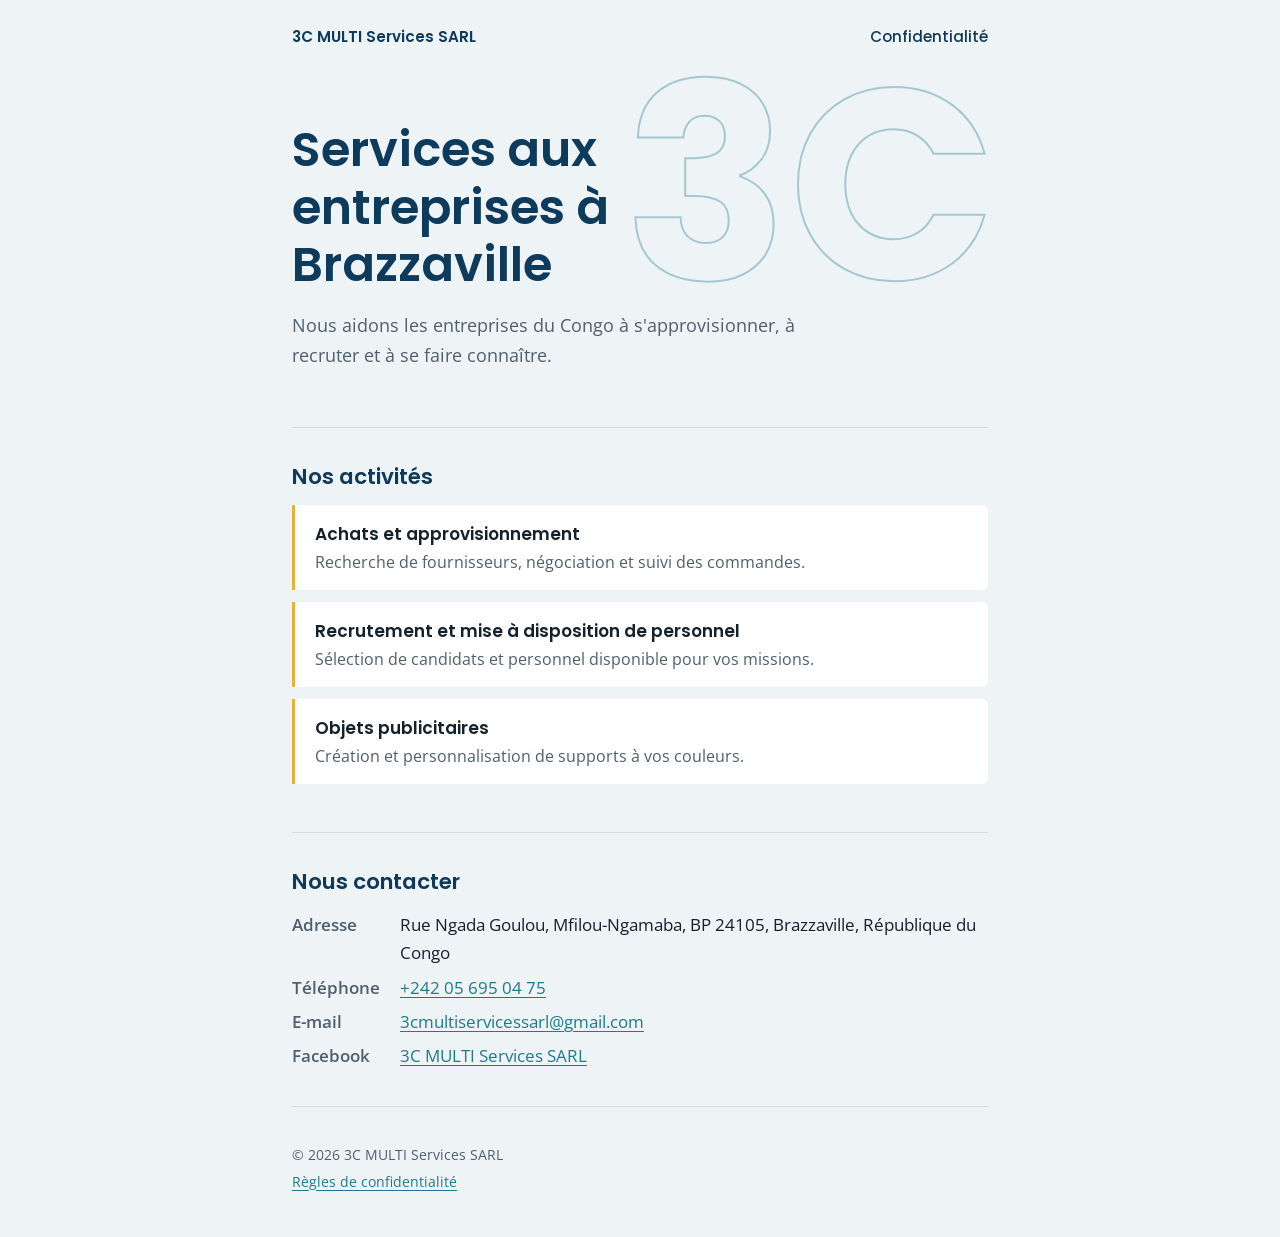
<file: index.html>
<!doctype html>
<html lang="fr">
<head>
  <meta charset="utf-8">
  <meta name="viewport" content="width=device-width, initial-scale=1">
  <title>3C MULTI Services SARL</title>
  <meta name="description" content="3C MULTI Services SARL, services aux entreprises à Brazzaville : approvisionnement, recrutement et mise à disposition de personnel, objets publicitaires.">
  <link rel="preconnect" href="https://fonts.googleapis.com">
  <link rel="preconnect" href="https://fonts.gstatic.com" crossorigin>
  <link href="https://fonts.googleapis.com/css2?family=Open+Sans:wght@400;600&family=Poppins:wght@500;600;700&display=swap" rel="stylesheet">
  <link rel="stylesheet" href="style.css">
</head>
<body>
  <div class="page">
    <header class="entete">
      <a href="./">3C MULTI Services SARL</a>
      <nav aria-label="Navigation principale">
        <a href="confidentialite.html">Confidentialité</a>
      </nav>
    </header>

    <main>
      <section class="ouverture">
        <p class="monogramme" aria-hidden="true">3C</p>
        <h1>Services aux entreprises à Brazzaville</h1>
        <p class="accroche">Nous aidons les entreprises du Congo à s'approvisionner, à recruter et à se faire connaître.</p>
      </section>

      <section class="bloc" aria-labelledby="titre-activites">
        <h2 id="titre-activites">Nos activités</h2>
        <ul class="activites">
          <li><strong>Achats et approvisionnement</strong><span>Recherche de fournisseurs, négociation et suivi des commandes.</span></li>
          <li><strong>Recrutement et mise à disposition de personnel</strong><span>Sélection de candidats et personnel disponible pour vos missions.</span></li>
          <li><strong>Objets publicitaires</strong><span>Création et personnalisation de supports à vos couleurs.</span></li>
        </ul>
      </section>

      <section class="bloc" aria-labelledby="titre-contact">
        <h2 id="titre-contact">Nous contacter</h2>
        <dl class="coordonnees">
          <dt>Adresse</dt>
          <dd>Rue Ngada Goulou, Mfilou-Ngamaba, BP 24105, Brazzaville, République du Congo</dd>
          <dt>Téléphone</dt>
          <dd><a href="tel:+242056950475">+242 05 695 04 75</a></dd>
          <dt>E-mail</dt>
          <dd><a href="mailto:3cmultiservicessarl@gmail.com">3cmultiservicessarl@gmail.com</a></dd>
          <dt>Facebook</dt>
          <dd><a href="https://www.facebook.com/3cMultiservicesSarl">3C MULTI Services SARL</a></dd>
        </dl>
      </section>
    </main>

    <footer class="pied">
      <p>© 2026 3C MULTI Services SARL</p>
      <p><a href="confidentialite.html">Règles de confidentialité</a></p>
    </footer>
  </div>
</body>
</html>
</file>
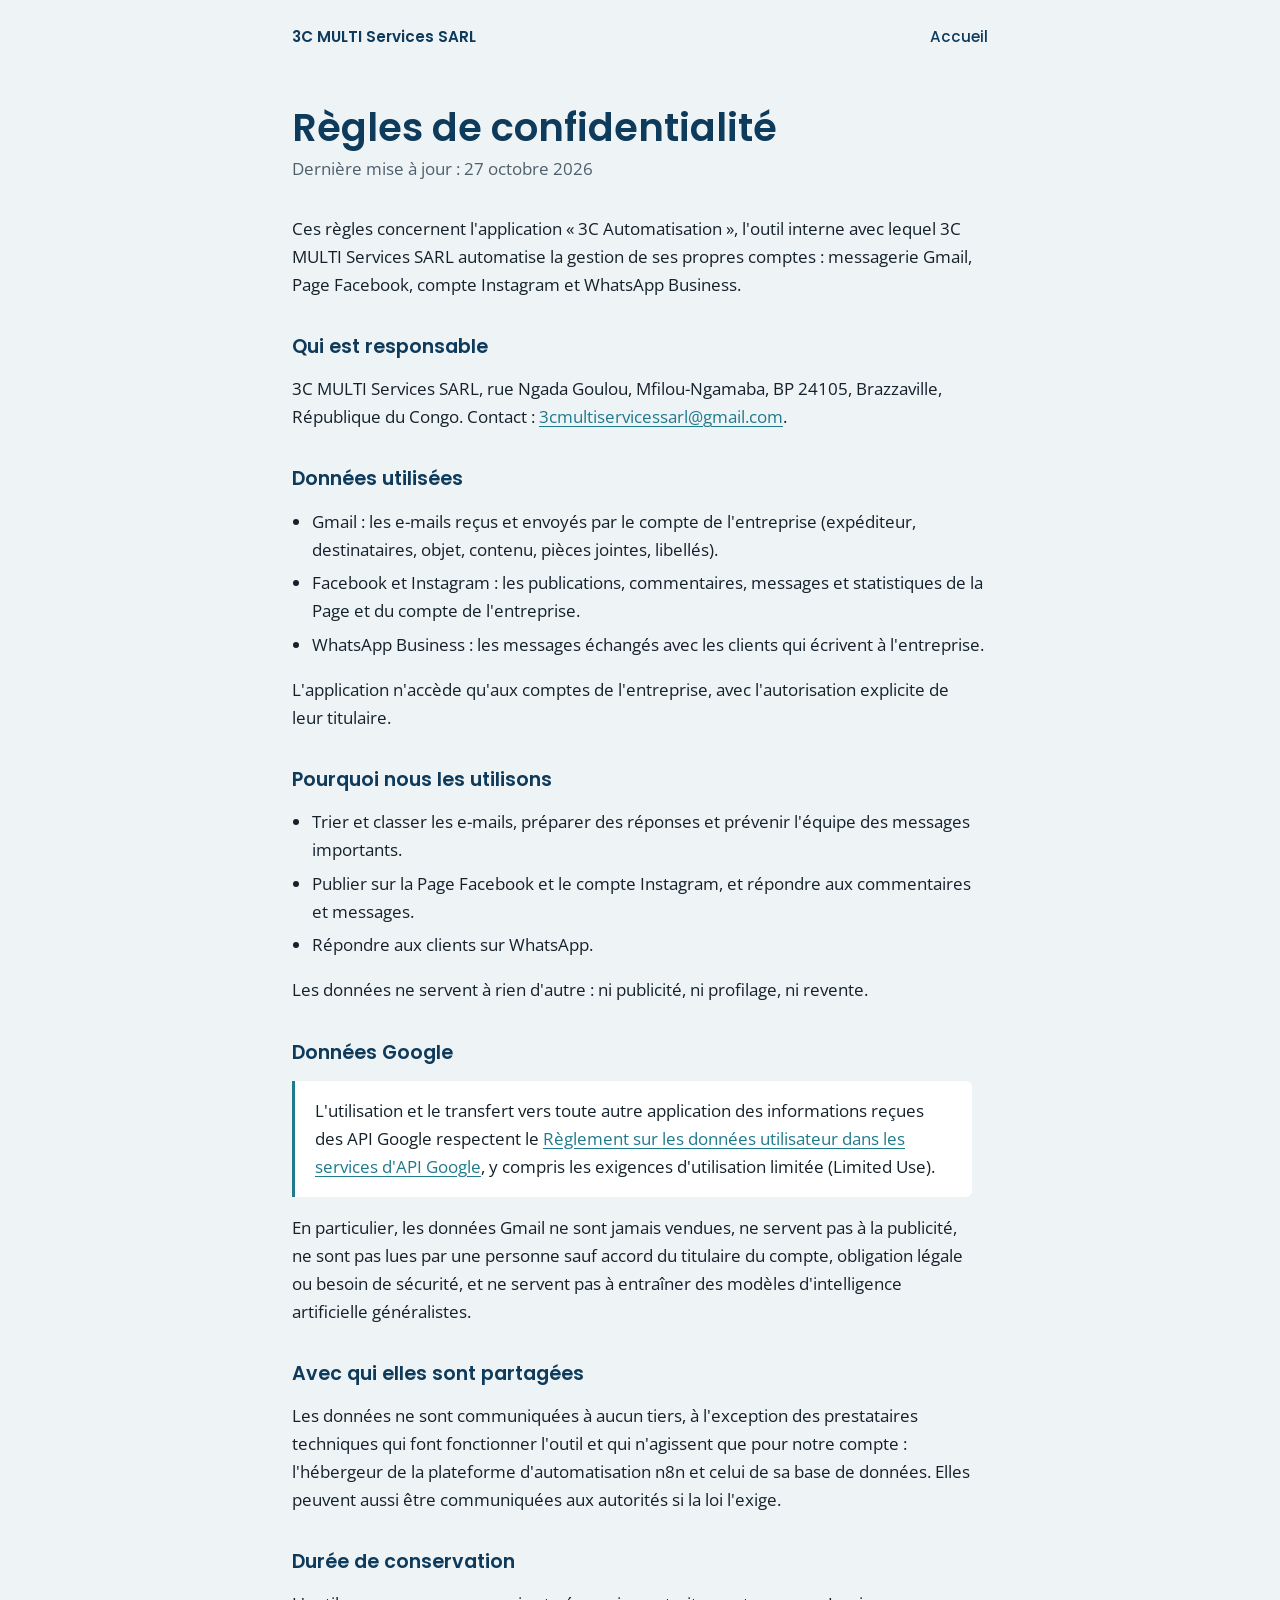
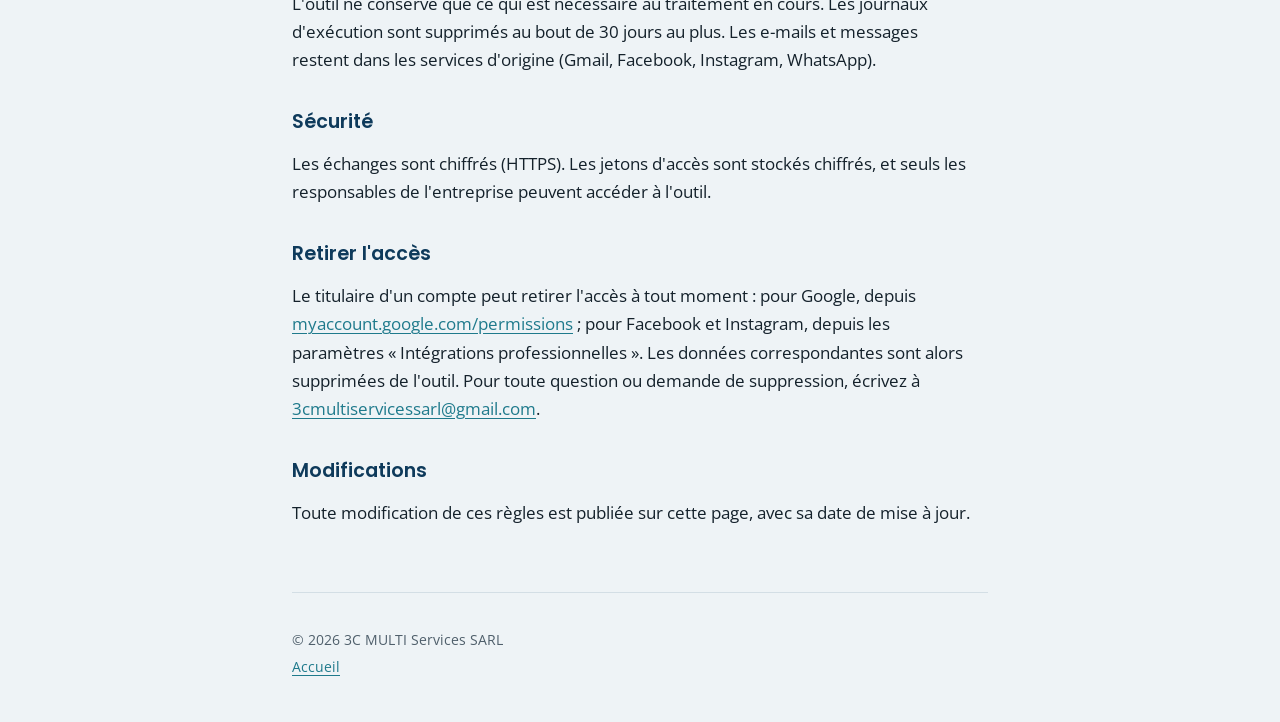
<file: confidentialite.html>
<!doctype html>
<html lang="fr">
<head>
  <meta charset="utf-8">
  <meta name="viewport" content="width=device-width, initial-scale=1">
  <title>Règles de confidentialité – 3C MULTI Services SARL</title>
  <meta name="description" content="Comment 3C MULTI Services SARL utilise et protège les données de ses comptes Google, Facebook, Instagram et WhatsApp.">
  <link rel="preconnect" href="https://fonts.googleapis.com">
  <link rel="preconnect" href="https://fonts.gstatic.com" crossorigin>
  <link href="https://fonts.googleapis.com/css2?family=Open+Sans:wght@400;600&family=Poppins:wght@500;600;700&display=swap" rel="stylesheet">
  <link rel="stylesheet" href="style.css">
</head>
<body>
  <div class="page">
    <header class="entete">
      <a href="./">3C MULTI Services SARL</a>
      <nav aria-label="Navigation principale">
        <a href="./">Accueil</a>
      </nav>
    </header>

    <main class="texte">
      <h1>Règles de confidentialité</h1>
      <p class="maj">Dernière mise à jour : 27 octobre 2026</p>

      <p>Ces règles concernent l'application « 3C Automatisation », l'outil interne avec lequel 3C MULTI Services SARL automatise la gestion de ses propres comptes : messagerie Gmail, Page Facebook, compte Instagram et WhatsApp Business.</p>

      <h2>Qui est responsable</h2>
      <p>3C MULTI Services SARL, rue Ngada Goulou, Mfilou-Ngamaba, BP 24105, Brazzaville, République du Congo. Contact : <a href="mailto:3cmultiservicessarl@gmail.com">3cmultiservicessarl@gmail.com</a>.</p>

      <h2>Données utilisées</h2>
      <ul>
        <li>Gmail : les e-mails reçus et envoyés par le compte de l'entreprise (expéditeur, destinataires, objet, contenu, pièces jointes, libellés).</li>
        <li>Facebook et Instagram : les publications, commentaires, messages et statistiques de la Page et du compte de l'entreprise.</li>
        <li>WhatsApp Business : les messages échangés avec les clients qui écrivent à l'entreprise.</li>
      </ul>
      <p>L'application n'accède qu'aux comptes de l'entreprise, avec l'autorisation explicite de leur titulaire.</p>

      <h2>Pourquoi nous les utilisons</h2>
      <ul>
        <li>Trier et classer les e-mails, préparer des réponses et prévenir l'équipe des messages importants.</li>
        <li>Publier sur la Page Facebook et le compte Instagram, et répondre aux commentaires et messages.</li>
        <li>Répondre aux clients sur WhatsApp.</li>
      </ul>
      <p>Les données ne servent à rien d'autre : ni publicité, ni profilage, ni revente.</p>

      <h2>Données Google</h2>
      <p class="encadre">L'utilisation et le transfert vers toute autre application des informations reçues des API Google respectent le <a href="https://developers.google.com/terms/api-services-user-data-policy">Règlement sur les données utilisateur dans les services d'API Google</a>, y compris les exigences d'utilisation limitée (Limited Use).</p>
      <p>En particulier, les données Gmail ne sont jamais vendues, ne servent pas à la publicité, ne sont pas lues par une personne sauf accord du titulaire du compte, obligation légale ou besoin de sécurité, et ne servent pas à entraîner des modèles d'intelligence artificielle généralistes.</p>

      <h2>Avec qui elles sont partagées</h2>
      <p>Les données ne sont communiquées à aucun tiers, à l'exception des prestataires techniques qui font fonctionner l'outil et qui n'agissent que pour notre compte : l'hébergeur de la plateforme d'automatisation n8n et celui de sa base de données. Elles peuvent aussi être communiquées aux autorités si la loi l'exige.</p>

      <h2>Durée de conservation</h2>
      <p>L'outil ne conserve que ce qui est nécessaire au traitement en cours. Les journaux d'exécution sont supprimés au bout de 30 jours au plus. Les e-mails et messages restent dans les services d'origine (Gmail, Facebook, Instagram, WhatsApp).</p>

      <h2>Sécurité</h2>
      <p>Les échanges sont chiffrés (HTTPS). Les jetons d'accès sont stockés chiffrés, et seuls les responsables de l'entreprise peuvent accéder à l'outil.</p>

      <h2>Retirer l'accès</h2>
      <p>Le titulaire d'un compte peut retirer l'accès à tout moment : pour Google, depuis <a href="https://myaccount.google.com/permissions">myaccount.google.com/permissions</a> ; pour Facebook et Instagram, depuis les paramètres « Intégrations professionnelles ». Les données correspondantes sont alors supprimées de l'outil. Pour toute question ou demande de suppression, écrivez à <a href="mailto:3cmultiservicessarl@gmail.com">3cmultiservicessarl@gmail.com</a>.</p>

      <h2>Modifications</h2>
      <p>Toute modification de ces règles est publiée sur cette page, avec sa date de mise à jour.</p>
    </main>

    <footer class="pied">
      <p>© 2026 3C MULTI Services SARL</p>
      <p><a href="./">Accueil</a></p>
    </footer>
  </div>
</body>
</html>
</file>
<file: style.css>
:root {
  --fleuve: #0e3a5b;
  --lagune: #1f7a8c;
  --brume: #eef3f6;
  --encre: #14212b;
  --gris: #4f5f6b;
  --soleil: #e8b23a;
  --blanc: #ffffff;
}

* { box-sizing: border-box; }

html { -webkit-text-size-adjust: 100%; }

body {
  margin: 0;
  background: var(--brume);
  color: var(--encre);
  font-family: "Open Sans", system-ui, sans-serif;
  font-size: 1.0625rem;
  line-height: 1.65;
}

a { color: var(--lagune); text-underline-offset: 0.18em; }
a:hover { color: var(--fleuve); }
a:focus-visible { outline: 3px solid var(--soleil); outline-offset: 3px; border-radius: 2px; }

h1, h2, h3 { font-family: "Poppins", system-ui, sans-serif; line-height: 1.2; }

.page { max-width: 46rem; margin: 0 auto; padding: 0 1.25rem; }

/* En-tête */
.entete {
  display: flex;
  justify-content: space-between;
  align-items: center;
  padding: 1.5rem 0;
  font-family: "Poppins", sans-serif;
  font-size: 0.95rem;
}
.entete a { color: var(--fleuve); text-decoration: none; font-weight: 600; }
.entete nav a { font-weight: 500; margin-left: 1.25rem; }
.entete nav a:hover { text-decoration: underline; }

/* Accueil : le monogramme est le seul élément audacieux */
.ouverture {
  position: relative;
  padding: 3rem 0 3.5rem;
  overflow: hidden;
}
.monogramme {
  position: absolute;
  right: -0.5rem;
  top: -1.5rem;
  margin: 0;
  font-family: "Poppins", sans-serif;
  font-weight: 700;
  font-size: clamp(9rem, 32vw, 17rem);
  line-height: 1;
  color: transparent;
  -webkit-text-stroke: 2px var(--lagune);
  opacity: 0.35;
  user-select: none;
  pointer-events: none;
}
.ouverture h1 {
  position: relative;
  margin: 0 0 1rem;
  font-size: clamp(2rem, 6vw, 3rem);
  font-weight: 600;
  color: var(--fleuve);
  max-width: 14ch;
}
.ouverture .accroche {
  position: relative;
  margin: 0;
  max-width: 34rem;
  color: var(--gris);
  font-size: 1.15rem;
}

.bloc { padding: 2.25rem 0; border-top: 1px solid #d3dee5; }
.bloc h2 { margin: 0 0 1rem; font-size: 1.35rem; font-weight: 600; color: var(--fleuve); }

.activites { list-style: none; margin: 0; padding: 0; }
.activites li { padding: 0.9rem 0 0.9rem 1.25rem; border-left: 3px solid var(--soleil); margin-bottom: 0.75rem; background: var(--blanc); border-radius: 0 6px 6px 0; }
.activites strong { display: block; font-family: "Poppins", sans-serif; font-weight: 600; color: var(--encre); }
.activites span { color: var(--gris); font-size: 0.98rem; }

.coordonnees { margin: 0; display: grid; grid-template-columns: max-content 1fr; gap: 0.4rem 1.25rem; }
.coordonnees dt { font-weight: 600; color: var(--gris); }
.coordonnees dd { margin: 0; }

/* Texte juridique */
.texte { padding: 1rem 0 3rem; }
.texte h1 { font-size: clamp(1.75rem, 5vw, 2.4rem); font-weight: 600; color: var(--fleuve); margin: 1rem 0 0.25rem; }
.texte .maj { color: var(--gris); margin: 0 0 2rem; }
.texte h2 { font-size: 1.2rem; font-weight: 600; color: var(--fleuve); margin: 2.25rem 0 0.5rem; }
.texte p, .texte li { max-width: 68ch; }
.texte ul { padding-left: 1.25rem; }
.texte li { margin-bottom: 0.35rem; }
.encadre { background: var(--blanc); border-left: 3px solid var(--lagune); padding: 1rem 1.25rem; border-radius: 0 6px 6px 0; }

.pied { padding: 2rem 0 2.5rem; border-top: 1px solid #d3dee5; color: var(--gris); font-size: 0.9rem; }
.pied p { margin: 0.2rem 0; }

@media (max-width: 30rem) {
  .entete { flex-direction: column; align-items: flex-start; gap: 0.5rem; }
  .entete nav a { margin: 0 1.25rem 0 0; }
  .coordonnees { grid-template-columns: 1fr; }
  .coordonnees dd { margin-bottom: 0.6rem; }
}
</file>
